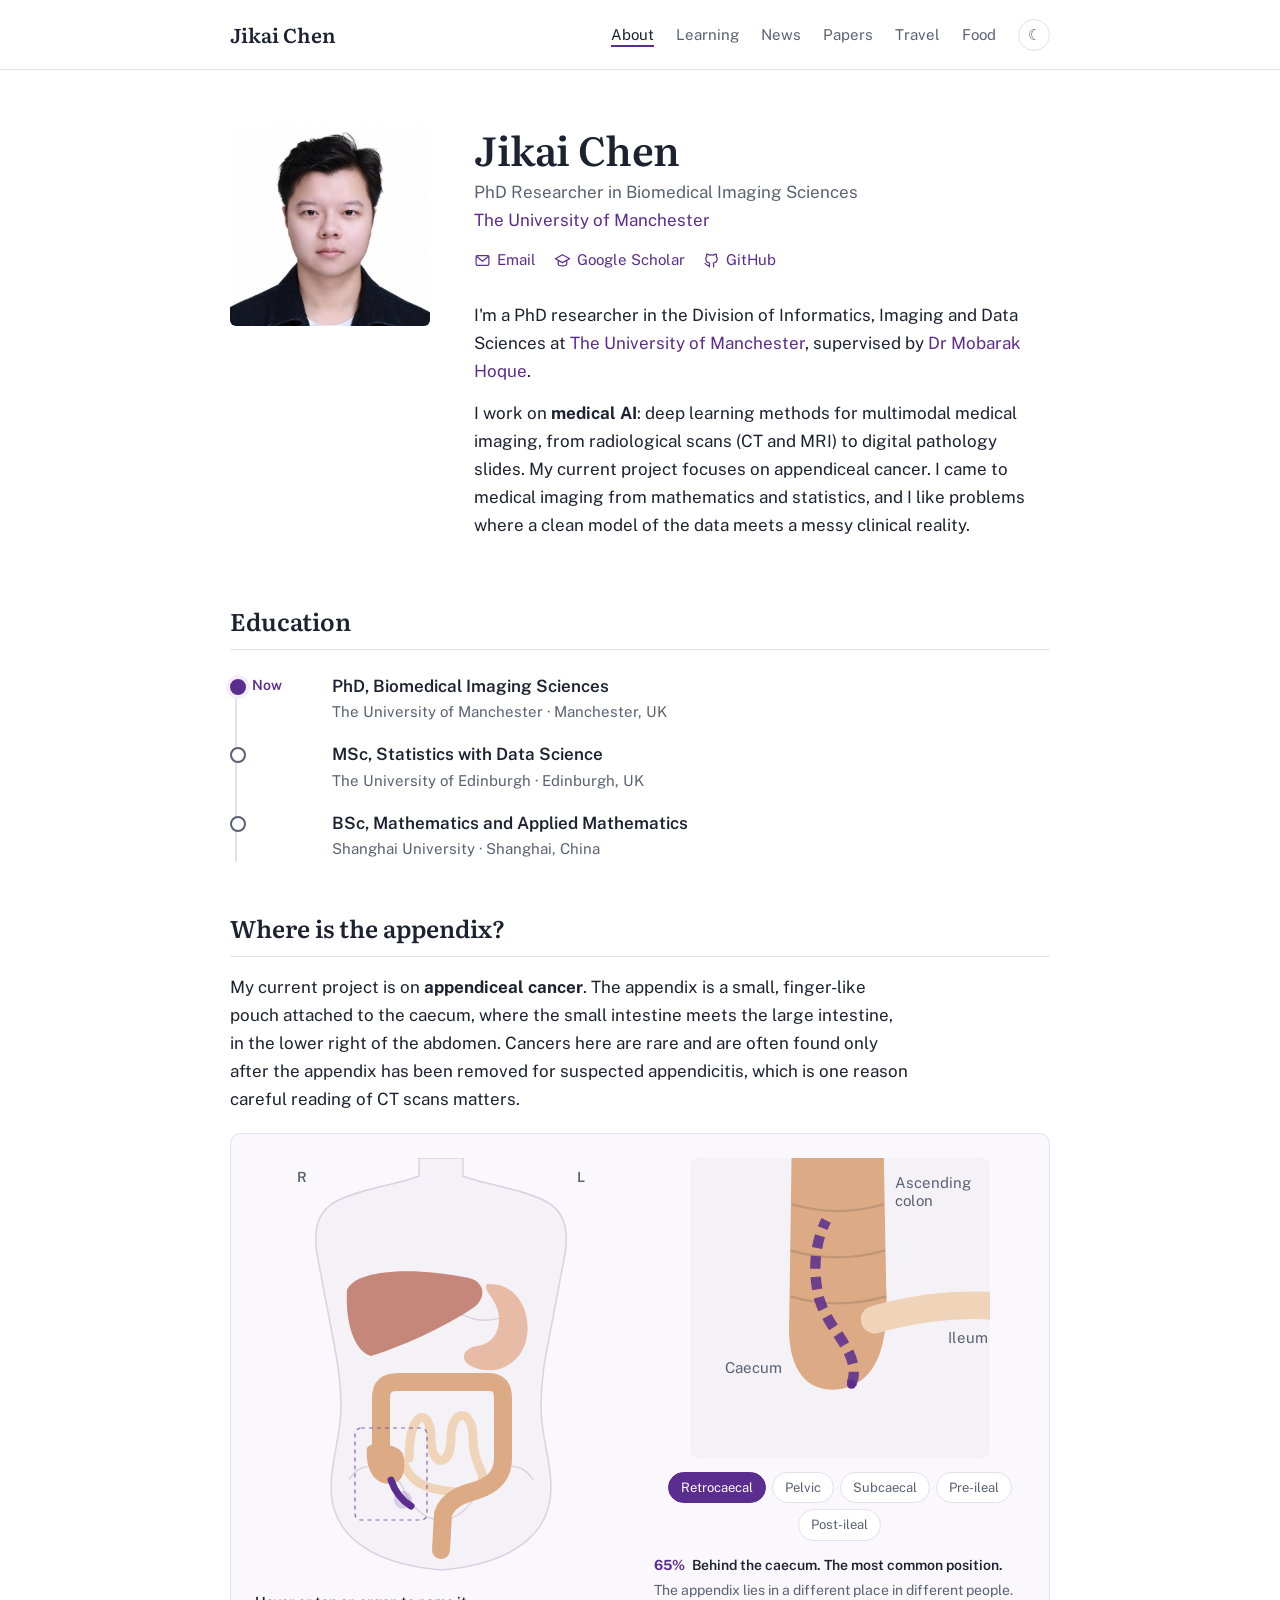
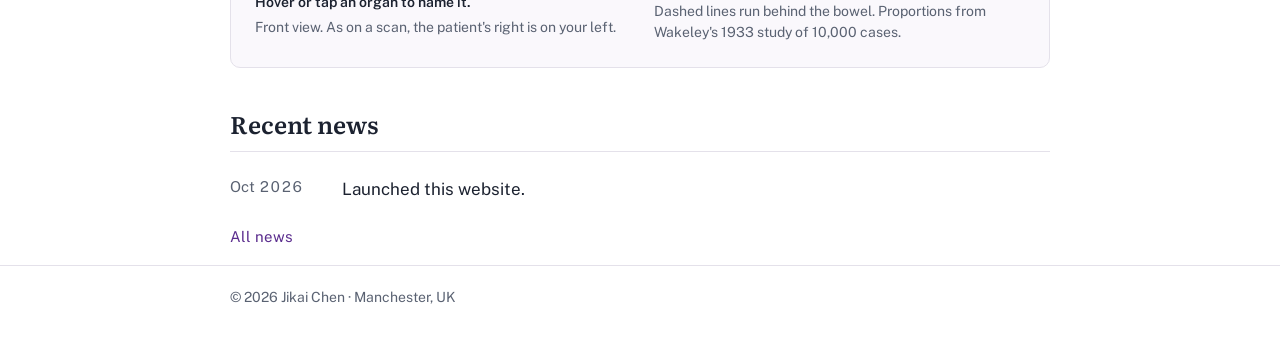
<file: index.html>
<!doctype html>
<html lang="en">
<head>
  <meta charset="utf-8">
  <meta name="viewport" content="width=device-width, initial-scale=1">
  <title>Jikai Chen</title>
  <meta name="description" content="Jikai Chen — PhD researcher in Biomedical Imaging Sciences at The University of Manchester, working on medical AI and multimodal medical imaging.">
  <link rel="preconnect" href="https://fonts.googleapis.com">
  <link rel="preconnect" href="https://fonts.gstatic.com" crossorigin>
  <link href="https://fonts.googleapis.com/css2?family=Literata:opsz,wght@7..72,500;7..72,600&family=Public+Sans:wght@400;600&display=swap" rel="stylesheet">
  <link rel="stylesheet" href="css/style.css">
  <script src="js/main.js"></script>
  <script src="js/anatomy.js"></script>
</head>
<body>

<header class="site-header">
  <div class="wrap">
    <a class="site-name" href="index.html">Jikai Chen</a>
    <nav>
      <ul>
        <li><a href="index.html" aria-current="page">About</a></li>
        <li><a href="learning.html">Learning</a></li>
        <li><a href="news.html">News</a></li>
        <li><a href="publications.html">Papers</a></li>
        <li><a href="travel.html">Travel</a></li>
        <li><a href="food.html">Food</a></li>
        <li><button class="theme-toggle" type="button" aria-label="Toggle dark mode">☾</button></li>
      </ul>
    </nav>
  </div>
</header>

<main class="wrap">

  <section class="intro" aria-label="About">
    <img src="images/photo.jpg" alt="Photo of Jikai Chen" width="600" height="600">
    <div>
      <h1>Jikai Chen</h1>
      <p class="role">PhD Researcher in Biomedical Imaging Sciences<br>
        <a href="https://www.manchester.ac.uk/">The University of Manchester</a></p>

      <ul class="links">
        <li><a href="mailto:jikai.chen@postgrad.manchester.ac.uk">
          <svg viewBox="0 0 24 24" aria-hidden="true"><rect x="3" y="5" width="18" height="14" rx="2"/><path d="m3.5 6 8.5 7 8.5-7"/></svg>Email</a></li>
        <li><a href="https://scholar.google.com/citations?user=FA1z700AAAAJ&amp;hl=en">
          <svg viewBox="0 0 24 24" aria-hidden="true"><path d="M2 9.5 12 4l10 5.5-10 5.5z"/><path d="M6 12v4.5c0 1.5 2.7 3 6 3s6-1.5 6-3V12"/></svg>Google Scholar</a></li>
        <li><a href="https://github.com/JikaiChen2002">
          <svg viewBox="0 0 24 24" aria-hidden="true"><path d="M9 19c-4.3 1.4-4.3-2.5-6-3m12 5v-3.5c0-1 .1-1.4-.5-2 2.8-.3 5.5-1.4 5.5-6a4.6 4.6 0 0 0-1.3-3.2 4.2 4.2 0 0 0-.1-3.2s-1.1-.3-3.5 1.3a12.3 12.3 0 0 0-6.2 0C6.5 2.8 5.4 3.1 5.4 3.1a4.2 4.2 0 0 0-.1 3.2A4.6 4.6 0 0 0 4 9.5c0 4.6 2.7 5.7 5.5 6-.6.6-.6 1.2-.5 2V21"/></svg>GitHub</a></li>
      </ul>

      <p>
        I'm a PhD researcher in the Division of Informatics, Imaging and Data Sciences
        at <a href="https://www.manchester.ac.uk/">The University of Manchester</a>,
        supervised by
        <!-- ✏️ 导师链接：现在指向 Google Scholar，可换成他的个人主页或曼大主页 -->
        <a href="https://scholar.google.com/citations?user=QUwym50AAAAJ&amp;hl=en">Dr Mobarak Hoque</a>.
      </p>
      <!-- ✏️ 最后一句是我替你写的个人风格句，不喜欢可以改掉或删掉 -->
      <p>
        I work on <strong>medical AI</strong>: deep learning methods for multimodal medical imaging,
        from radiological scans (CT and MRI) to digital pathology slides. My current project focuses on
        appendiceal cancer. I came to medical imaging
        from mathematics and statistics, and I like problems where a clean model of the data meets a
        messy clinical reality.
      </p>
    </div>
  </section>

  <section aria-labelledby="edu-heading">
    <h2 id="edu-heading">Education</h2>
    <!-- ✏️ 可以在 <span class="when"> 里加上年份，例如 2025–now -->
    <ol class="path">
      <li class="now">
        <span class="when">Now</span>
        <span class="what">PhD, Biomedical Imaging Sciences</span>
        <span class="where">The University of Manchester · Manchester, UK</span>
      </li>
      <li>
        <span class="when"></span>
        <span class="what">MSc, Statistics with Data Science</span>
        <span class="where">The University of Edinburgh · Edinburgh, UK</span>
      </li>
      <li>
        <span class="when"></span>
        <span class="what">BSc, Mathematics and Applied Mathematics</span>
        <span class="where">Shanghai University · Shanghai, China</span>
      </li>
    </ol>
  </section>

  <section aria-labelledby="appx-heading">
    <h2 id="appx-heading">Where is the appendix?</h2>
    <p class="section-lead">
      My current project is on <strong>appendiceal cancer</strong>. The appendix is a small, finger-like
      pouch attached to the caecum, where the small intestine meets the large intestine, in the lower
      right of the abdomen. Cancers here are rare and are often found only after the appendix has been
      removed for suspected appendicitis, which is one reason careful reading of CT scans matters.
    </p>

    <div class="anat" id="anat">
      <figure class="anat-body">
        <svg viewBox="0 0 300 420" role="img" aria-labelledby="anat-title">
          <title id="anat-title">Front view of the abdomen with the appendix highlighted in the lower right</title>
          <path class="a-body" d="M128 0 L128 18 C110 26 70 30 44 44 C26 54 22 72 26 96 L40 170 C46 200 50 222 50 248 C50 280 40 300 40 330 C40 370 70 405 150 412 C230 405 260 370 260 330 C260 300 250 280 250 248 C250 222 254 200 260 170 L274 96 C278 72 274 54 256 44 C230 30 190 26 172 18 L172 0 Z"/>
          <path class="a-faint" d="M72 150 Q110 178 150 142 Q190 178 228 150"/>
          <path class="a-faint" d="M58 322 C70 300 100 305 112 330 C120 350 135 362 150 362 C165 362 180 350 188 330 C200 305 230 300 242 322"/>

          <path class="organ o-liver" tabindex="0" data-name="Liver" d="M56 132 C64 112 120 108 178 120 C194 124 196 140 182 150 C152 170 112 188 80 198 C64 194 54 166 56 132 Z"/>
          <path class="organ o-stomach" tabindex="0" data-name="Stomach" d="M196 126 C222 124 240 148 236 178 C232 206 204 220 180 208 C168 202 172 190 186 188 C204 186 212 168 206 150 C202 138 192 132 196 126 Z"/>
          <path class="organ o-small" tabindex="0" data-name="Small intestine" d="M118 300 C118 250 140 250 140 280 C140 310 160 310 160 280 C160 250 182 250 182 280 C182 310 196 312 190 326 C182 340 150 332 140 330 C128 326 118 320 112 304"/>
          <path class="organ o-colon" tabindex="0" data-name="Large intestine (colon)" d="M90 292 L90 240 C90 228 96 224 108 224 L198 224 C208 224 212 230 212 240 L212 300 C212 322 196 330 180 334 C166 338 156 344 152 356 L150 392"/>
          <path class="organ o-caecum" tabindex="0" data-name="Caecum, the first part of the large intestine" d="M76 290 C74 312 84 326 98 326 C112 326 116 312 112 296 C108 286 80 282 76 290 Z"/>
          <circle class="a-pulse" cx="112" cy="342" r="9"/>
          <path class="organ o-appx" tabindex="0" data-name="Appendix" d="M100 322 C104 334 110 342 120 348"/>
          <rect class="a-zoom" x="64" y="270" width="72" height="92" rx="6"/>

          <text class="a-side" x="6" y="24">R</text>
          <text class="a-side" x="294" y="24" text-anchor="end">L</text>
        </svg>
        <figcaption>
          <span class="anat-name" aria-live="polite">Hover or tap an organ to name it.</span>
          <span class="anat-hint">Front view. As on a scan, the patient's right is on your left.</span>
        </figcaption>
      </figure>

      <figure class="anat-zoom">
        <svg viewBox="0 0 260 260" role="img" aria-labelledby="zoom-title">
          <title id="zoom-title">Close-up of the caecum showing where the appendix can lie</title>
          <path class="z-colon" d="M88 0 L168 0 L170 110 C172 150 168 192 132 200 C96 206 84 176 86 140 Z"/>
          <path class="z-fold" d="M88 40 Q128 52 168 40 M87 80 Q128 92 169 80 M87 120 Q128 132 170 120"/>
          <path class="z-ileum" d="M262 128 C220 126 190 132 160 140"/>
          <path class="z-appx" id="z-appx" d="M140 196 C150 170 120 150 112 122 C106 98 108 74 118 54"/>
          <circle class="z-base" cx="140" cy="196" r="4"/>
          <text class="z-label" x="178" y="26">Ascending</text>
          <text class="z-label" x="178" y="42">colon</text>
          <text class="z-label" x="80" y="186" text-anchor="end">Caecum</text>
          <text class="z-label" x="258" y="160" text-anchor="end">Ileum</text>
        </svg>
        <div class="appx-pos" role="group" aria-label="Appendix position">
          <button type="button" data-pos="retro" aria-pressed="true">Retrocaecal</button>
          <button type="button" data-pos="pelvic" aria-pressed="false">Pelvic</button>
          <button type="button" data-pos="sub" aria-pressed="false">Subcaecal</button>
          <button type="button" data-pos="pre" aria-pressed="false">Pre-ileal</button>
          <button type="button" data-pos="post" aria-pressed="false">Post-ileal</button>
        </div>
        <figcaption>
          <span class="appx-desc" aria-live="polite"><strong>65%</strong> Behind the caecum. The most common position.</span>
          <span class="anat-hint">The appendix lies in a different place in different people. Dashed lines run behind the bowel. Proportions from Wakeley's 1933 study of 10,000 cases.</span>
        </figcaption>
      </figure>
    </div>
  </section>

  <section aria-labelledby="news-heading">
    <h2 id="news-heading">Recent news</h2>
    <!-- ✏️ 只放最近 3–5 条，完整列表在 news.html；新的加在最上面 -->
    <ul class="news">
      <li><time datetime="2026-10">Oct 2026</time><span>Launched this website.</span></li>
    </ul>
    <p class="more"><a href="news.html">All news</a></p>
  </section>

  <!-- ✏️ 有论文后：删掉下面 START 和 END 两行，首页就会显示代表作 -->
  <!-- START
  <section aria-labelledby="pubs-heading">
    <h2 id="pubs-heading">Selected papers</h2>
    <ul class="pubs">
      <li>
        <span class="pub-title">Paper Title Goes Here</span>
        <span class="pub-authors"><span class="me">Jikai Chen</span>, Co-author A, Mobarak Hoque</span>
        <span class="pub-venue"><em>Conference or Journal Name</em>, 2027</span>
        <span class="pub-links"><a href="#">PDF</a><a href="#">Code</a><a href="#">arXiv</a></span>
      </li>
    </ul>
    <p class="more"><a href="publications.html">All papers</a></p>
  </section>
  END -->

</main>

<footer class="site-footer">
  <div class="wrap">© <span id="year">2026</span> Jikai Chen · Manchester, UK</div>
</footer>

</body>
</html>
</file>
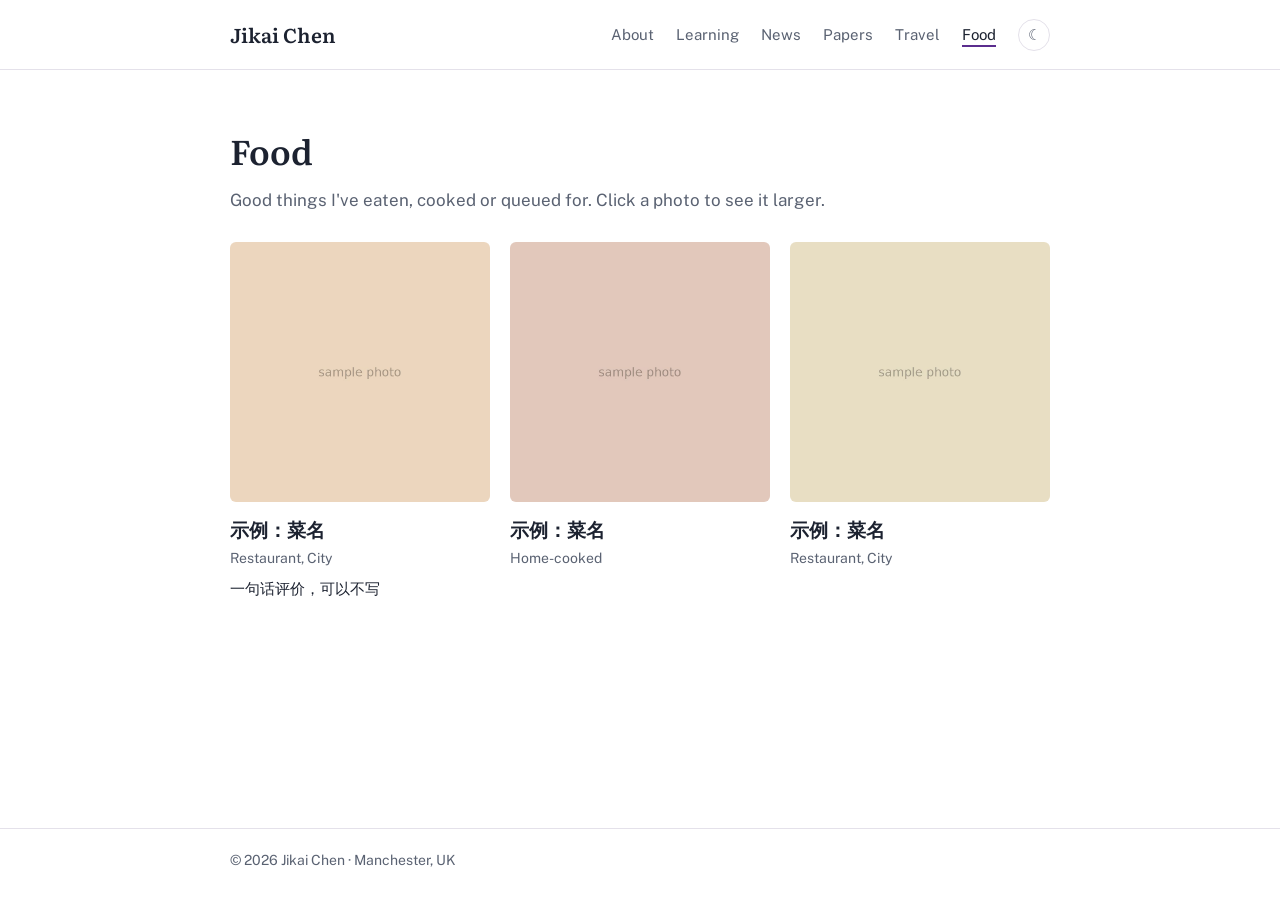
<file: food.html>
<!doctype html>
<html lang="en">
<head>
  <meta charset="utf-8">
  <meta name="viewport" content="width=device-width, initial-scale=1">
  <title>Food · Jikai Chen</title>
  <link rel="preconnect" href="https://fonts.googleapis.com">
  <link rel="preconnect" href="https://fonts.gstatic.com" crossorigin>
  <link href="https://fonts.googleapis.com/css2?family=Literata:opsz,wght@7..72,500;7..72,600&family=Public+Sans:wght@400;600&display=swap" rel="stylesheet">
  <link rel="stylesheet" href="css/style.css">
  <script src="js/main.js"></script>
  <script src="js/life-data.js"></script>
  <script src="js/gallery.js"></script>
</head>
<body>

<header class="site-header">
  <div class="wrap">
    <a class="site-name" href="index.html">Jikai Chen</a>
    <nav>
      <ul>
        <li><a href="index.html">About</a></li>
        <li><a href="learning.html">Learning</a></li>
        <li><a href="news.html">News</a></li>
        <li><a href="publications.html">Papers</a></li>
        <li><a href="travel.html">Travel</a></li>
        <li><a href="food.html" aria-current="page">Food</a></li>
        <li><button class="theme-toggle" type="button" aria-label="Toggle dark mode">☾</button></li>
      </ul>
    </nav>
  </div>
</header>

<main class="wrap">
  <h1 class="page-title">Food</h1>
  <p class="page-lead">Good things I've eaten, cooked or queued for. Click a photo to see it larger.</p>

  <!-- ✏️ 美食照片在 js/life-data.js 里修改 -->
  <div id="food-grid" class="food-grid"></div>
</main>

<footer class="site-footer">
  <div class="wrap">© <span id="year">2026</span> Jikai Chen · Manchester, UK</div>
</footer>

</body>
</html>
</file>
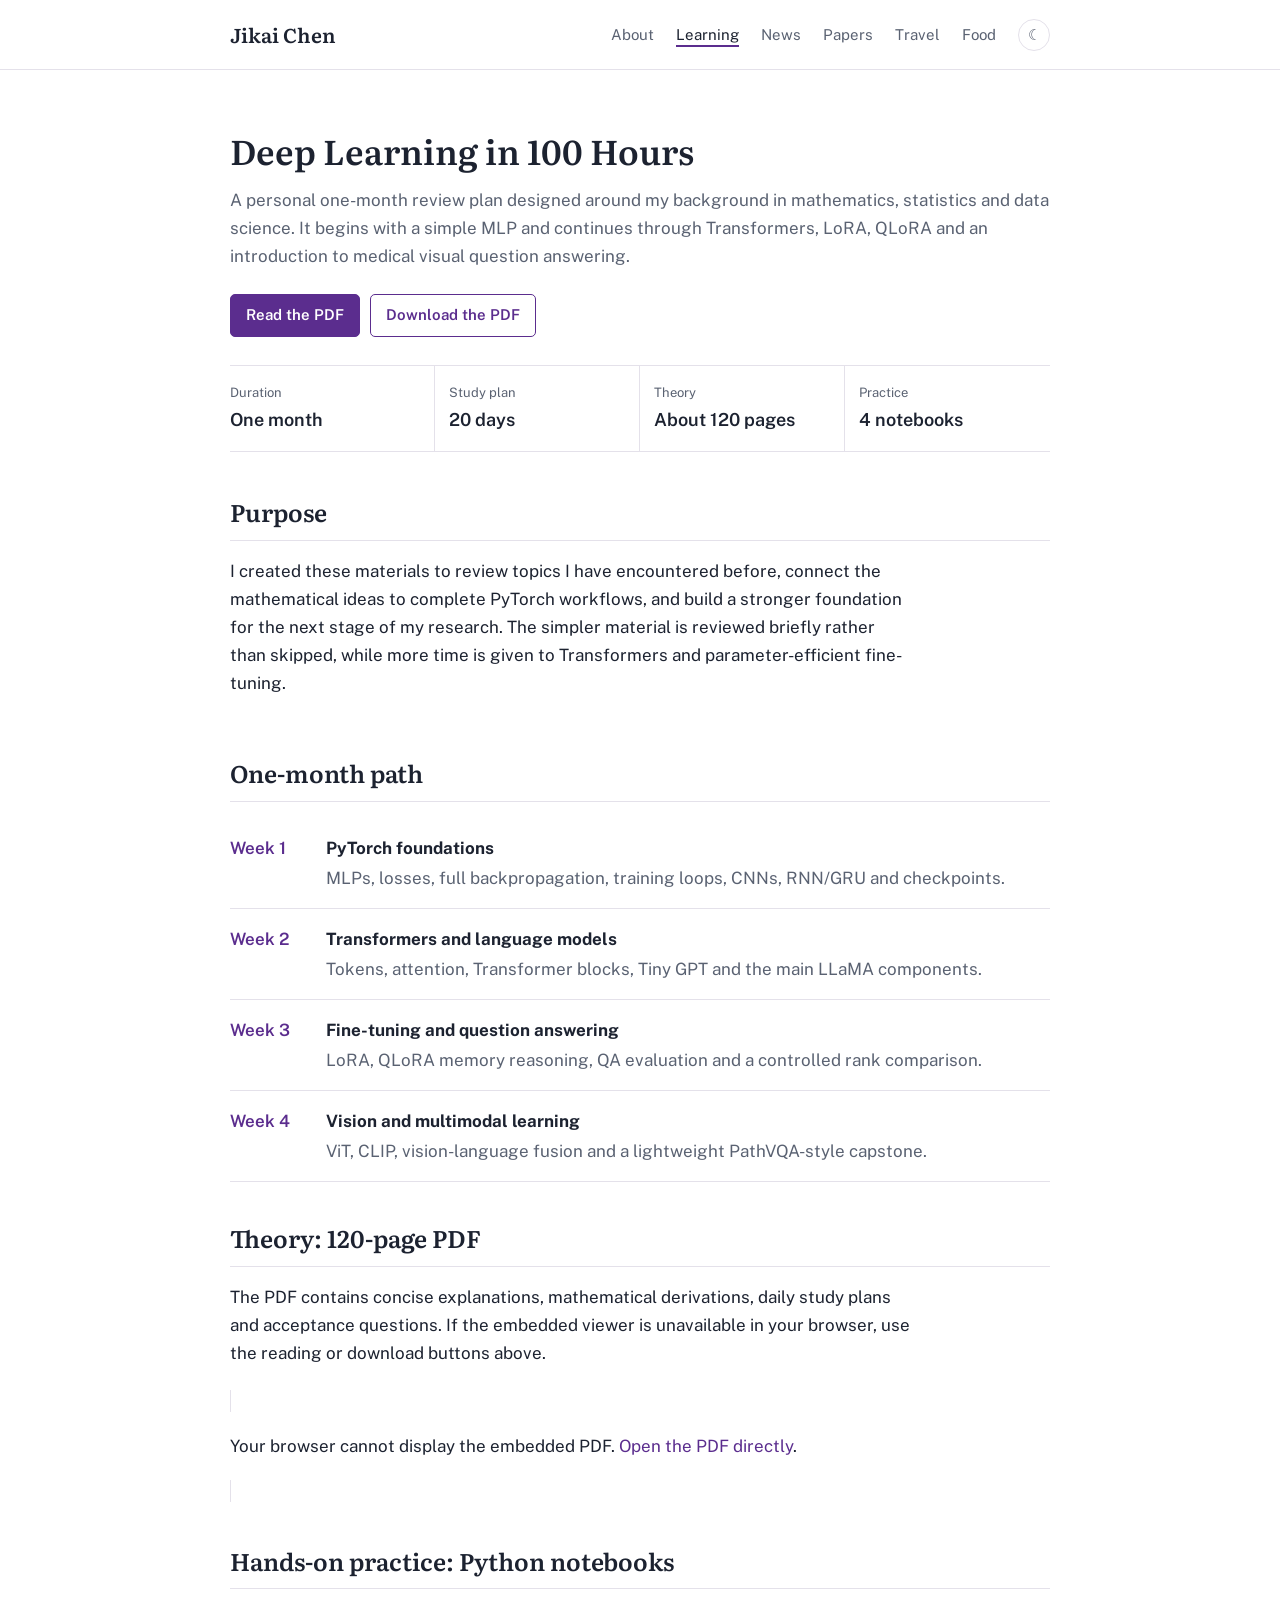
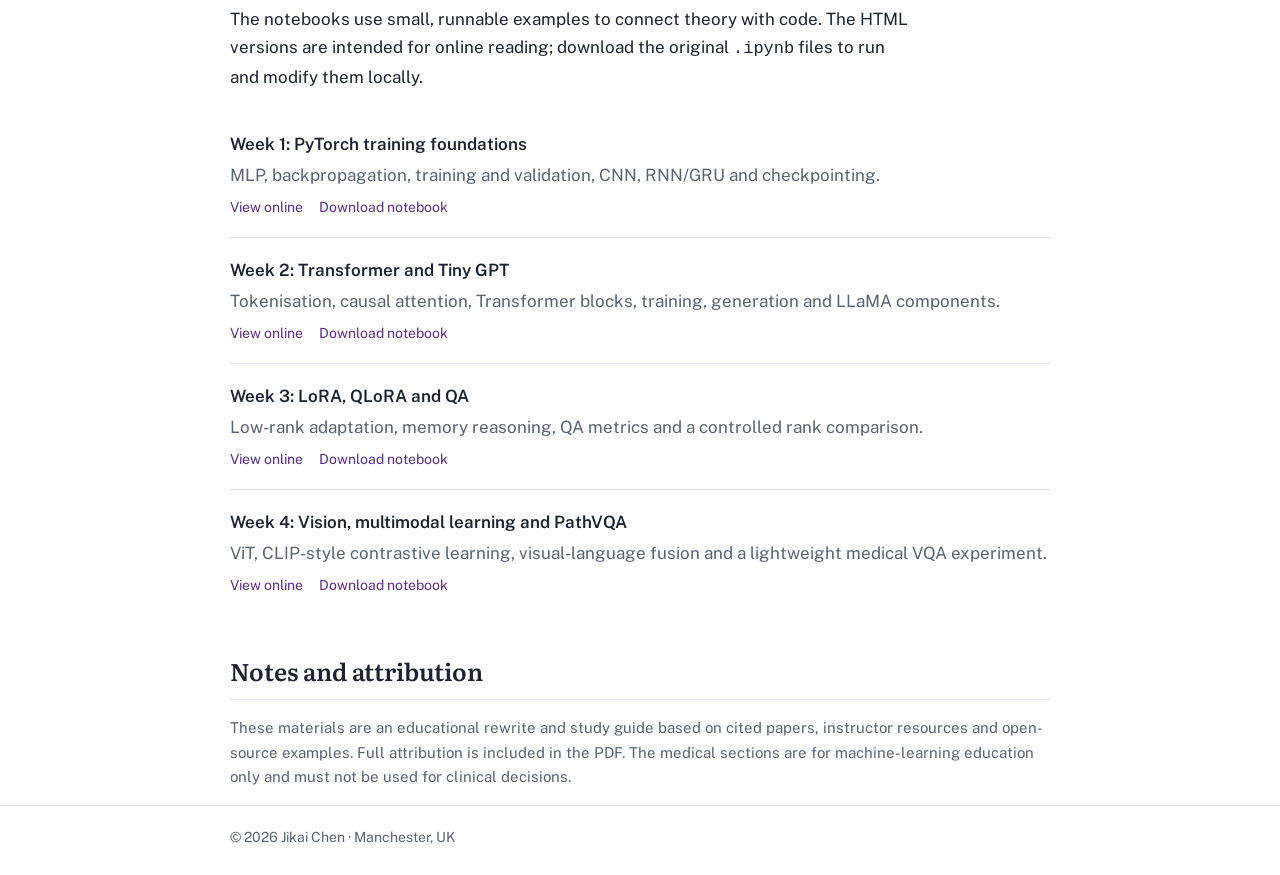
<file: learning.html>
<!doctype html>
<html lang="en">
<head>
  <meta charset="utf-8">
  <meta name="viewport" content="width=device-width, initial-scale=1">
  <title>Learning · Jikai Chen</title>
  <meta name="description" content="Deep Learning in 100 Hours: Jikai Chen's one-month review plan from PyTorch foundations to fine-tuning and medical visual question answering.">
  <link rel="preconnect" href="https://fonts.googleapis.com">
  <link rel="preconnect" href="https://fonts.gstatic.com" crossorigin>
  <link href="https://fonts.googleapis.com/css2?family=Literata:opsz,wght@7..72,500;7..72,600&family=Public+Sans:wght@400;600&display=swap" rel="stylesheet">
  <link rel="stylesheet" href="css/style.css">
  <script src="js/main.js"></script>
</head>
<body>

<header class="site-header">
  <div class="wrap">
    <a class="site-name" href="index.html">Jikai Chen</a>
    <nav>
      <ul>
        <li><a href="index.html">About</a></li>
        <li><a href="learning.html" aria-current="page">Learning</a></li>
        <li><a href="news.html">News</a></li>
        <li><a href="publications.html">Papers</a></li>
        <li><a href="travel.html">Travel</a></li>
        <li><a href="food.html">Food</a></li>
        <li><button class="theme-toggle" type="button" aria-label="Toggle dark mode">☾</button></li>
      </ul>
    </nav>
  </div>
</header>

<main class="wrap">
  <h1 class="page-title">Deep Learning in 100 Hours</h1>
  <p class="page-lead">
    A personal one-month review plan designed around my background in mathematics, statistics and data science.
    It begins with a simple MLP and continues through Transformers, LoRA, QLoRA and an introduction to medical visual question answering.
  </p>

  <div class="resource-actions" aria-label="Main downloads">
    <a class="resource-button primary" href="resources/deep-learning/Deep_Learning_in_100_Hours.pdf" target="_blank" rel="noopener">Read the PDF</a>
    <a class="resource-button" href="resources/deep-learning/Deep_Learning_in_100_Hours.pdf" download>Download the PDF</a>
  </div>

  <dl class="material-overview" aria-label="Course overview">
    <div><dt>Duration</dt><dd>One month</dd></div>
    <div><dt>Study plan</dt><dd>20 days</dd></div>
    <div><dt>Theory</dt><dd>About 120 pages</dd></div>
    <div><dt>Practice</dt><dd>4 notebooks</dd></div>
  </dl>

  <section aria-labelledby="purpose-heading">
    <h2 id="purpose-heading">Purpose</h2>
    <p class="section-lead">
      I created these materials to review topics I have encountered before, connect the mathematical ideas to complete PyTorch workflows,
      and build a stronger foundation for the next stage of my research. The simpler material is reviewed briefly rather than skipped,
      while more time is given to Transformers and parameter-efficient fine-tuning.
    </p>
  </section>

  <section aria-labelledby="path-heading">
    <h2 id="path-heading">One-month path</h2>
    <ol class="learning-weeks">
      <li><div><strong>PyTorch foundations</strong><span>MLPs, losses, full backpropagation, training loops, CNNs, RNN/GRU and checkpoints.</span></div></li>
      <li><div><strong>Transformers and language models</strong><span>Tokens, attention, Transformer blocks, Tiny GPT and the main LLaMA components.</span></div></li>
      <li><div><strong>Fine-tuning and question answering</strong><span>LoRA, QLoRA memory reasoning, QA evaluation and a controlled rank comparison.</span></div></li>
      <li><div><strong>Vision and multimodal learning</strong><span>ViT, CLIP, vision-language fusion and a lightweight PathVQA-style capstone.</span></div></li>
    </ol>
  </section>

  <section aria-labelledby="pdf-heading">
    <h2 id="pdf-heading">Theory: 120-page PDF</h2>
    <p class="section-lead">
      The PDF contains concise explanations, mathematical derivations, daily study plans and acceptance questions.
      If the embedded viewer is unavailable in your browser, use the reading or download buttons above.
    </p>
    <object class="pdf-frame" data="resources/deep-learning/Deep_Learning_in_100_Hours.pdf#view=FitH" type="application/pdf">
      <p>Your browser cannot display the embedded PDF. <a href="resources/deep-learning/Deep_Learning_in_100_Hours.pdf">Open the PDF directly</a>.</p>
    </object>
  </section>

  <section aria-labelledby="notebooks-heading">
    <h2 id="notebooks-heading">Hands-on practice: Python notebooks</h2>
    <p class="section-lead">
      The notebooks use small, runnable examples to connect theory with code. The HTML versions are intended for online reading;
      download the original <code>.ipynb</code> files to run and modify them locally.
    </p>
    <ul class="notebook-list">
      <li>
        <span class="notebook-title">Week 1: PyTorch training foundations</span>
        <span class="notebook-summary">MLP, backpropagation, training and validation, CNN, RNN/GRU and checkpointing.</span>
        <span class="notebook-links"><a href="resources/deep-learning/notebook-html/week01_training_loop.html" target="_blank" rel="noopener">View online</a><a href="resources/deep-learning/notebooks/week01_training_loop.ipynb" download>Download notebook</a></span>
      </li>
      <li>
        <span class="notebook-title">Week 2: Transformer and Tiny GPT</span>
        <span class="notebook-summary">Tokenisation, causal attention, Transformer blocks, training, generation and LLaMA components.</span>
        <span class="notebook-links"><a href="resources/deep-learning/notebook-html/week02_tiny_gpt.html" target="_blank" rel="noopener">View online</a><a href="resources/deep-learning/notebooks/week02_tiny_gpt.ipynb" download>Download notebook</a></span>
      </li>
      <li>
        <span class="notebook-title">Week 3: LoRA, QLoRA and QA</span>
        <span class="notebook-summary">Low-rank adaptation, memory reasoning, QA metrics and a controlled rank comparison.</span>
        <span class="notebook-links"><a href="resources/deep-learning/notebook-html/week03_lora_qa.html" target="_blank" rel="noopener">View online</a><a href="resources/deep-learning/notebooks/week03_lora_qa.ipynb" download>Download notebook</a></span>
      </li>
      <li>
        <span class="notebook-title">Week 4: Vision, multimodal learning and PathVQA</span>
        <span class="notebook-summary">ViT, CLIP-style contrastive learning, visual-language fusion and a lightweight medical VQA experiment.</span>
        <span class="notebook-links"><a href="resources/deep-learning/notebook-html/week04_pathvqa.html" target="_blank" rel="noopener">View online</a><a href="resources/deep-learning/notebooks/week04_pathvqa.ipynb" download>Download notebook</a></span>
      </li>
    </ul>
  </section>

  <section aria-labelledby="notes-heading">
    <h2 id="notes-heading">Notes and attribution</h2>
    <p class="learning-note">
      These materials are an educational rewrite and study guide based on cited papers, instructor resources and open-source examples.
      Full attribution is included in the PDF. The medical sections are for machine-learning education only and must not be used for clinical decisions.
    </p>
  </section>
</main>

<footer class="site-footer">
  <div class="wrap">© <span id="year">2026</span> Jikai Chen · Manchester, UK</div>
</footer>

</body>
</html>
</file>
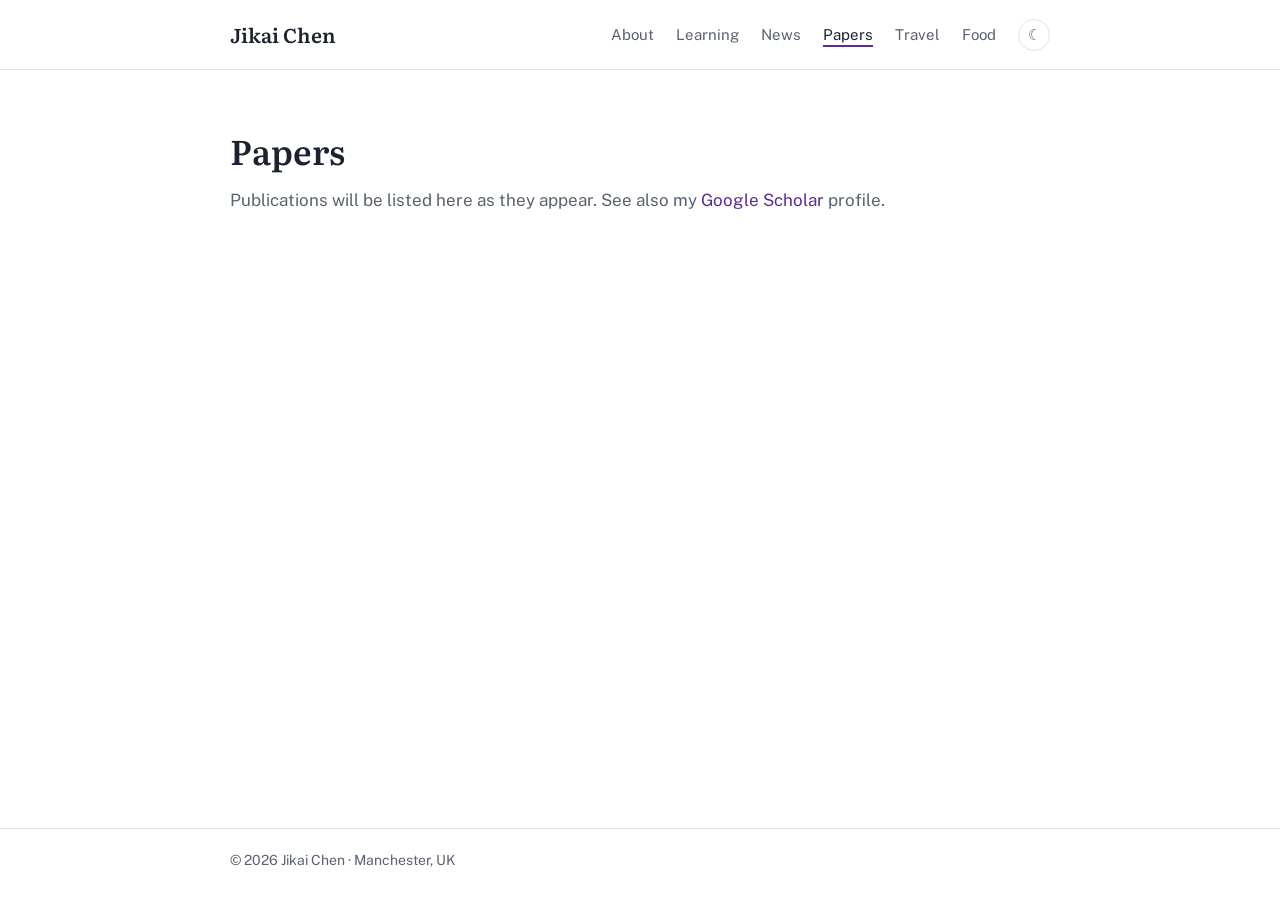
<file: publications.html>
<!doctype html>
<html lang="en">
<head>
  <meta charset="utf-8">
  <meta name="viewport" content="width=device-width, initial-scale=1">
  <title>Papers · Jikai Chen</title>
  <link rel="preconnect" href="https://fonts.googleapis.com">
  <link rel="preconnect" href="https://fonts.gstatic.com" crossorigin>
  <link href="https://fonts.googleapis.com/css2?family=Literata:opsz,wght@7..72,500;7..72,600&family=Public+Sans:wght@400;600&display=swap" rel="stylesheet">
  <link rel="stylesheet" href="css/style.css">
  <script src="js/main.js"></script>
</head>
<body>

<header class="site-header">
  <div class="wrap">
    <a class="site-name" href="index.html">Jikai Chen</a>
    <nav>
      <ul>
        <li><a href="index.html">About</a></li>
        <li><a href="learning.html">Learning</a></li>
        <li><a href="news.html">News</a></li>
        <li><a href="publications.html" aria-current="page">Papers</a></li>
        <li><a href="travel.html">Travel</a></li>
        <li><a href="food.html">Food</a></li>
        <li><button class="theme-toggle" type="button" aria-label="Toggle dark mode">☾</button></li>
      </ul>
    </nav>
  </div>
</header>

<main class="wrap">
  <h1 class="page-title">Papers</h1>
  <p class="page-lead">Publications will be listed here as they appear. See also my
    <a href="https://scholar.google.com/citations?user=FA1z700AAAAJ&amp;hl=en">Google Scholar</a> profile.</p>

  <!-- ✏️ 有论文后：删掉下面 START 和 END 两行，按年份分组，新的放上面。复制一个 li 就是一篇论文 -->
  <!-- START
  <h3 class="year">2027</h3>
  <ul class="pubs">
    <li>
      <span class="pub-title">Paper Title Goes Here</span>
      <span class="pub-authors"><span class="me">Jikai Chen</span>, Co-author A, Mobarak Hoque</span>
      <span class="pub-venue"><em>Conference or Journal Name</em>, 2027</span>
      <span class="pub-links"><a href="#">PDF</a><a href="#">Code</a><a href="#">arXiv</a></span>
    </li>
  </ul>
  END -->
</main>

<footer class="site-footer">
  <div class="wrap">© <span id="year">2026</span> Jikai Chen · Manchester, UK</div>
</footer>

</body>
</html>
</file>
<file: css/style.css>
/* ---------- 颜色与字体（改这里就能换整个网站的风格） ---------- */
:root {
  --bg: #ffffff;
  --text: #1c2230;
  --muted: #5a6272;
  --accent: #5b2d8e;        /* 曼大紫 */
  --accent-soft: #f3eefa;
  --rule: #e4e1ea;
  --serif: "Literata", Georgia, serif;
  --sans: "Public Sans", system-ui, -apple-system, "PingFang SC", "Microsoft YaHei", sans-serif;
}
@media (prefers-color-scheme: dark) {
  :root:not([data-theme="light"]) {
    --bg: #16141b; --text: #ebe9f1; --muted: #a29fae;
    --accent: #c2a5ec; --accent-soft: #241f2f; --rule: #2e2a38;
  }
}
:root[data-theme="dark"] {
  --bg: #16141b; --text: #ebe9f1; --muted: #a29fae;
  --accent: #c2a5ec; --accent-soft: #241f2f; --rule: #2e2a38;
}

/* ---------- 基础 ---------- */
* { box-sizing: border-box; }
html { -webkit-text-size-adjust: 100%; }
body {
  margin: 0;
  background: var(--bg);
  color: var(--text);
  font-family: var(--sans);
  font-size: 17px;
  line-height: 1.65;
  min-height: 100vh;
  display: flex;
  flex-direction: column;
}
body > main { flex: 1 0 auto; width: 100%; }
a { color: var(--accent); text-decoration: none; }
a:hover { text-decoration: underline; text-underline-offset: 3px; }
a:focus-visible, button:focus-visible { outline: 2px solid var(--accent); outline-offset: 3px; border-radius: 2px; }
.wrap { max-width: 860px; margin: 0 auto; padding: 0 20px; }

/* ---------- 顶部导航 ---------- */
.site-header { border-bottom: 1px solid var(--rule); }
.site-header .wrap {
  display: flex; align-items: center; justify-content: space-between;
  gap: 16px; padding-top: 18px; padding-bottom: 18px; flex-wrap: wrap;
}
.site-name { font-family: var(--serif); font-size: 20px; font-weight: 600; color: var(--text); }
.site-name:hover { text-decoration: none; color: var(--accent); }
nav ul { list-style: none; margin: 0; padding: 0; display: flex; gap: 22px; flex-wrap: wrap; align-items: center; }
nav a { color: var(--muted); font-size: 15px; }
nav a:hover { color: var(--text); text-decoration: none; }
nav a[aria-current="page"] { color: var(--text); border-bottom: 2px solid var(--accent); padding-bottom: 2px; }
.theme-toggle {
  background: none; border: 1px solid var(--rule); color: var(--muted);
  width: 32px; height: 32px; border-radius: 50%; cursor: pointer; font-size: 15px; line-height: 1;
}
.theme-toggle:hover { color: var(--text); border-color: var(--muted); }

/* ---------- 首页简介 ---------- */
.intro { display: grid; grid-template-columns: 200px 1fr; gap: 44px; padding: 56px 0 12px; align-items: start; }
.intro img { width: 200px; height: 200px; object-fit: cover; border-radius: 6px; }
.intro h1 { font-family: var(--serif); font-size: 40px; font-weight: 600; line-height: 1.15; margin: 0 0 6px; letter-spacing: -0.01em; }
.role { color: var(--muted); margin: 0 0 18px; }
.links { display: flex; flex-wrap: wrap; gap: 8px 18px; margin: 0 0 24px; padding: 0; list-style: none; font-size: 15px; }
.intro p { margin: 0 0 14px; }

/* ---------- 通用区块 ---------- */
main { padding-bottom: 64px; }
section { padding-top: 36px; }
h2 { font-family: var(--serif); font-size: 24px; font-weight: 600; margin: 0 0 16px; padding-bottom: 8px; border-bottom: 1px solid var(--rule); }
.page-title { font-family: var(--serif); font-size: 34px; font-weight: 600; margin: 52px 0 8px; }
.page-lead { color: var(--muted); margin: 0 0 8px; }
.more { font-size: 15px; }

/* 新闻列表 */
.news { list-style: none; margin: 0; padding: 0; }
.news li { display: grid; grid-template-columns: 96px 1fr; gap: 16px; padding: 7px 0; }
.news time { color: var(--muted); font-size: 15px; font-variant-numeric: tabular-nums; }

/* 论文列表 */
.pubs { list-style: none; margin: 0; padding: 0; }
.pubs li { padding: 14px 0; border-bottom: 1px solid var(--rule); }
.pubs li:last-child { border-bottom: none; }
.pub-title { font-weight: 600; display: block; }
.pub-authors, .pub-venue { color: var(--muted); font-size: 15px; display: block; }
.pub-authors .me { color: var(--text); font-weight: 600; }
.pub-venue em { color: var(--text); font-style: italic; }
.pub-links { display: flex; gap: 8px; margin-top: 6px; flex-wrap: wrap; }
.pub-links a {
  font-size: 13px; padding: 1px 9px; border: 1px solid var(--rule); border-radius: 4px; color: var(--muted);
}
.pub-links a:hover { border-color: var(--accent); color: var(--accent); text-decoration: none; }
.year { font-family: var(--serif); font-size: 20px; color: var(--muted); margin: 32px 0 4px; }

/* 链接图标 */
.links a { display: inline-flex; align-items: center; gap: 6px; }
.links svg { width: 17px; height: 17px; fill: none; stroke: currentColor; stroke-width: 1.7; stroke-linecap: round; stroke-linejoin: round; }

.section-lead { margin: 0 0 20px; max-width: 68ch; }

/* ---------- 学习资料 ---------- */
.resource-actions { display: flex; flex-wrap: wrap; gap: 10px; margin: 24px 0 6px; }
.resource-button {
  display: inline-block; padding: 8px 15px; border: 1px solid var(--accent);
  border-radius: 5px; font-size: 15px; font-weight: 600;
}
.resource-button.primary { color: #fff; background: var(--accent); }
.resource-button:hover { text-decoration: none; background: var(--accent-soft); }
.resource-button.primary:hover { color: #fff; filter: brightness(.94); }
.material-overview {
  display: grid; grid-template-columns: repeat(4, 1fr); gap: 0;
  margin: 28px 0 4px; border-top: 1px solid var(--rule); border-bottom: 1px solid var(--rule);
}
.material-overview div { padding: 16px 14px; border-right: 1px solid var(--rule); }
.material-overview div:first-child { padding-left: 0; }
.material-overview div:last-child { border-right: 0; }
.material-overview dt { color: var(--muted); font-size: 13px; }
.material-overview dd { margin: 2px 0 0; font-size: 18px; font-weight: 600; }
.learning-weeks { list-style: none; margin: 0; padding: 0; counter-reset: week; }
.learning-weeks li {
  counter-increment: week; display: grid; grid-template-columns: 78px 1fr;
  gap: 18px; padding: 16px 0; border-bottom: 1px solid var(--rule);
}
.learning-weeks li::before { content: "Week " counter(week); color: var(--accent); font-weight: 600; }
.learning-weeks strong { display: block; margin-bottom: 2px; }
.learning-weeks span { color: var(--muted); }
.pdf-frame { width: 100%; height: 640px; border: 1px solid var(--rule); border-radius: 6px; background: var(--accent-soft); }
.notebook-list { list-style: none; margin: 0; padding: 0; }
.notebook-list li { padding: 18px 0; border-bottom: 1px solid var(--rule); }
.notebook-list li:last-child { border-bottom: 0; }
.notebook-title { display: block; font-weight: 600; }
.notebook-summary { display: block; color: var(--muted); margin: 3px 0 7px; }
.notebook-links { display: flex; flex-wrap: wrap; gap: 8px 16px; font-size: 14px; }
.learning-note { color: var(--muted); font-size: 15px; }

/* ---------- 教育经历时间线 ---------- */
.path { list-style: none; margin: 0; padding: 0 0 0 22px; position: relative; }
.path::before { content: ""; position: absolute; left: 5px; top: 10px; bottom: 10px; width: 2px; background: var(--rule); }
.path li { position: relative; display: grid; grid-template-columns: 64px 1fr; column-gap: 16px; padding: 6px 0 10px; }
.path li::before {
  content: ""; position: absolute; left: -22px; top: 13px; width: 12px; height: 12px;
  border-radius: 50%; background: var(--bg); border: 2px solid var(--muted);
}
.path li.now::before { background: var(--accent); border-color: var(--accent); box-shadow: 0 0 0 4px var(--accent-soft); }
.path .when { grid-row: span 2; color: var(--muted); font-size: 14px; padding-top: 2px; font-variant-numeric: tabular-nums; }
.path .now .when { color: var(--accent); font-weight: 600; }
.path .what { font-weight: 600; }
.path .where { color: var(--muted); font-size: 15px; }

/* ---------- 阑尾图解 ---------- */
.anat {
  --a-body: #f4f1f7; --a-line: #d9d2e3; --a-panel: #faf8fc;
  --liver: #c4877a; --stomach: #e8bba6; --colon: #dcab86; --small: #f0d4ba;
  display: grid; grid-template-columns: 1fr 1fr; gap: 28px;
  background: var(--a-panel); border: 1px solid var(--rule); border-radius: 10px; padding: 24px;
}
:root[data-theme="dark"] .anat { --a-body: #241f2d; --a-line: #3b3448; --a-panel: #1b1822; }
@media (prefers-color-scheme: dark) { :root:not([data-theme="light"]) .anat { --a-body: #241f2d; --a-line: #3b3448; --a-panel: #1b1822; } }
.anat figure { margin: 0; display: flex; flex-direction: column; }
.anat svg { display: block; width: 100%; height: auto; }
.anat-body svg { max-width: 300px; margin: 0 auto; }
.anat-zoom svg { max-width: 300px; margin: 0 auto; background: var(--a-body); border-radius: 8px; }
.anat figcaption { margin-top: 14px; font-size: 14px; line-height: 1.5; }
.anat-name, .appx-desc { display: block; font-weight: 600; color: var(--text); min-height: 1.5em; }
.appx-desc strong { color: var(--accent); margin-right: 4px; }
.anat-hint { display: block; color: var(--muted); margin-top: 4px; }

.a-body { fill: var(--a-body); stroke: var(--a-line); stroke-width: 1.5; }
.a-faint { fill: none; stroke: var(--a-line); stroke-width: 1.5; }
.a-side { font: 600 14px var(--sans); fill: var(--muted); }
.a-zoom { fill: none; stroke: var(--accent); stroke-width: 1.2; stroke-dasharray: 4 4; opacity: .7; }
.organ { cursor: pointer; transition: opacity .15s, filter .15s; outline: none; }
.o-liver { fill: var(--liver); }
.o-stomach { fill: var(--stomach); }
.o-caecum { fill: var(--colon); }
.o-colon { fill: none; stroke: var(--colon); stroke-width: 18; stroke-linecap: round; stroke-linejoin: round; }
.o-small { fill: none; stroke: var(--small); stroke-width: 9; stroke-linecap: round; stroke-linejoin: round; }
.o-appx { fill: none; stroke: var(--accent); stroke-width: 7; stroke-linecap: round; }
.anat-body svg.has-active .organ:not(.is-active) { opacity: .4; }
.organ.is-active { filter: drop-shadow(0 0 3px rgba(91, 45, 142, .45)); }
.a-pulse { fill: var(--accent); opacity: .18; transform-origin: 112px 342px; animation: appx-pulse 2.4s ease-out infinite; }
@keyframes appx-pulse { 0% { transform: scale(.6); opacity: .35; } 100% { transform: scale(2.2); opacity: 0; } }
@media (prefers-reduced-motion: reduce) { .a-pulse { animation: none; opacity: .2; } }

.z-colon { fill: var(--colon); }
.z-fold { fill: none; stroke: rgba(0,0,0,.12); stroke-width: 2; }
.z-ileum { fill: none; stroke: var(--small); stroke-width: 24; stroke-linecap: round; }
.z-appx { fill: none; stroke: var(--accent); stroke-width: 11; stroke-linecap: round; transition: d .45s ease; }
.z-appx.is-behind { stroke-dasharray: 11 7; stroke-linecap: butt; stroke-width: 9; opacity: .85; }
.z-base { fill: var(--accent); }
.z-label { font: 13px var(--sans); fill: var(--muted); }
@media (prefers-reduced-motion: reduce) { .z-appx { transition: none; } }

.appx-pos { display: flex; flex-wrap: wrap; gap: 6px; margin-top: 14px; justify-content: center; }
.appx-pos button {
  font: inherit; font-size: 13px; color: var(--muted); background: var(--bg);
  border: 1px solid var(--rule); border-radius: 999px; padding: 4px 12px; cursor: pointer;
}
.appx-pos button:hover { color: var(--text); border-color: var(--muted); }
.appx-pos button[aria-pressed="true"] { color: #fff; background: var(--accent); border-color: var(--accent); }
:root[data-theme="dark"] .appx-pos button[aria-pressed="true"] { color: #16141b; }
@media (prefers-color-scheme: dark) { :root:not([data-theme="light"]) .appx-pos button[aria-pressed="true"] { color: #16141b; } }

/* ---------- 旅行 ---------- */
.map-wrap { margin: 24px 0 8px; }
.travel-map { height: 380px; border-radius: 10px; border: 1px solid var(--rule); background: var(--accent-soft); z-index: 0; }
.map-legend { display: flex; align-items: center; gap: 8px; font-size: 13px; color: var(--muted); margin: 8px 0 0; }
.map-legend .dot { width: 11px; height: 11px; border-radius: 50%; border: 2px solid var(--accent); display: inline-block; }
.map-legend .dot.lived { background: var(--accent); }
.map-legend .dot.visited { margin-left: 10px; background: transparent; }
.leaflet-container { font-family: var(--sans); }

.place { padding-top: 36px; }
.place-head { display: flex; align-items: baseline; justify-content: space-between; gap: 12px; border-bottom: 1px solid var(--rule); margin-bottom: 10px; }
.place-name { border: none; padding: 0 0 8px; margin: 0; }
.place-country { font-family: var(--sans); font-size: 15px; font-weight: 400; color: var(--muted); margin-left: 10px; }
.place-tag { font-size: 13px; color: var(--accent); white-space: nowrap; }
.place-note { margin: 0 0 14px; color: var(--muted); }

/* 照片网格 */
.photo-grid { display: grid; grid-template-columns: repeat(auto-fill, minmax(200px, 1fr)); gap: 10px; }
.photo { display: block; padding: 0; border: 0; background: var(--accent-soft); border-radius: 6px; overflow: hidden; cursor: zoom-in; aspect-ratio: 4 / 3; width: 100%; }
.photo img { width: 100%; height: 100%; object-fit: cover; display: block; transition: transform .35s ease; }
.photo:hover img { transform: scale(1.04); }
@media (prefers-reduced-motion: reduce) { .photo img { transition: none; } }

/* ---------- 美食 ---------- */
.food-grid { display: grid; grid-template-columns: repeat(auto-fill, minmax(240px, 1fr)); gap: 28px 20px; margin-top: 28px; }
.dish .photo { aspect-ratio: 1; }
.dish-name { font-size: 19px; border: none; padding: 0; margin: 12px 0 2px; }
.dish-where { margin: 0; font-size: 14px; color: var(--muted); }
.dish-note { margin: 6px 0 0; font-size: 15px; }

/* ---------- 照片查看器 ---------- */
.lightbox { border: 0; padding: 0; background: transparent; max-width: 100vw; max-height: 100vh; width: 100vw; height: 100vh; }
.lightbox::backdrop { background: rgba(10, 8, 14, .88); }
.lightbox figure { margin: 0; height: 100%; display: flex; flex-direction: column; align-items: center; justify-content: center; padding: 48px 64px; box-sizing: border-box; }
.lightbox img { max-width: 100%; max-height: calc(100% - 40px); object-fit: contain; border-radius: 4px; }
.lightbox figcaption { color: #e9e6f0; font-size: 15px; margin-top: 12px; text-align: center; }
.lightbox button { position: fixed; background: rgba(255,255,255,.08); color: #fff; border: 0; border-radius: 50%; width: 44px; height: 44px; font-size: 26px; line-height: 1; cursor: pointer; }
.lightbox button:hover { background: rgba(255,255,255,.18); }
.lb-close { top: 16px; right: 16px; }
.lb-prev { left: 12px; top: 50%; transform: translateY(-50%); }
.lb-next { right: 12px; top: 50%; transform: translateY(-50%); }
.lightbox.single .lb-nav { display: none; }

/* ---------- 页脚 ---------- */
.site-footer { border-top: 1px solid var(--rule); color: var(--muted); font-size: 14px; }
.site-footer .wrap { padding-top: 20px; padding-bottom: 28px; }

/* ---------- 手机端 ---------- */
@media (max-width: 640px) {
  body { font-size: 16px; }
  .site-header .wrap { flex-direction: column; align-items: flex-start; gap: 10px; }
  nav ul { gap: 16px; }
  .intro { grid-template-columns: 1fr; gap: 22px; padding-top: 36px; }
  .intro img { width: 132px; height: 132px; }
  .intro h1 { font-size: 32px; }
  .news li { grid-template-columns: 1fr; gap: 0; }
  .page-title { font-size: 28px; margin-top: 36px; }
  .anat { grid-template-columns: 1fr; padding: 18px 14px; gap: 32px; }
  .travel-map { height: 280px; }
  .photo-grid { grid-template-columns: 1fr 1fr; gap: 8px; }
  .food-grid { grid-template-columns: 1fr 1fr; gap: 20px 12px; }
  .dish-name { font-size: 16px; }
  .lightbox figure { padding: 56px 12px; }
  .path li { grid-template-columns: 1fr; }
  .path .when { grid-row: auto; padding-top: 0; }
  .path .when:empty { display: none; }
  .material-overview { grid-template-columns: 1fr 1fr; }
  .material-overview div { border-bottom: 1px solid var(--rule); }
  .material-overview div:nth-child(2) { border-right: 0; }
  .material-overview div:nth-last-child(-n+2) { border-bottom: 0; }
  .learning-weeks li { grid-template-columns: 1fr; gap: 2px; }
  .pdf-frame { height: 460px; }
}
</file>
